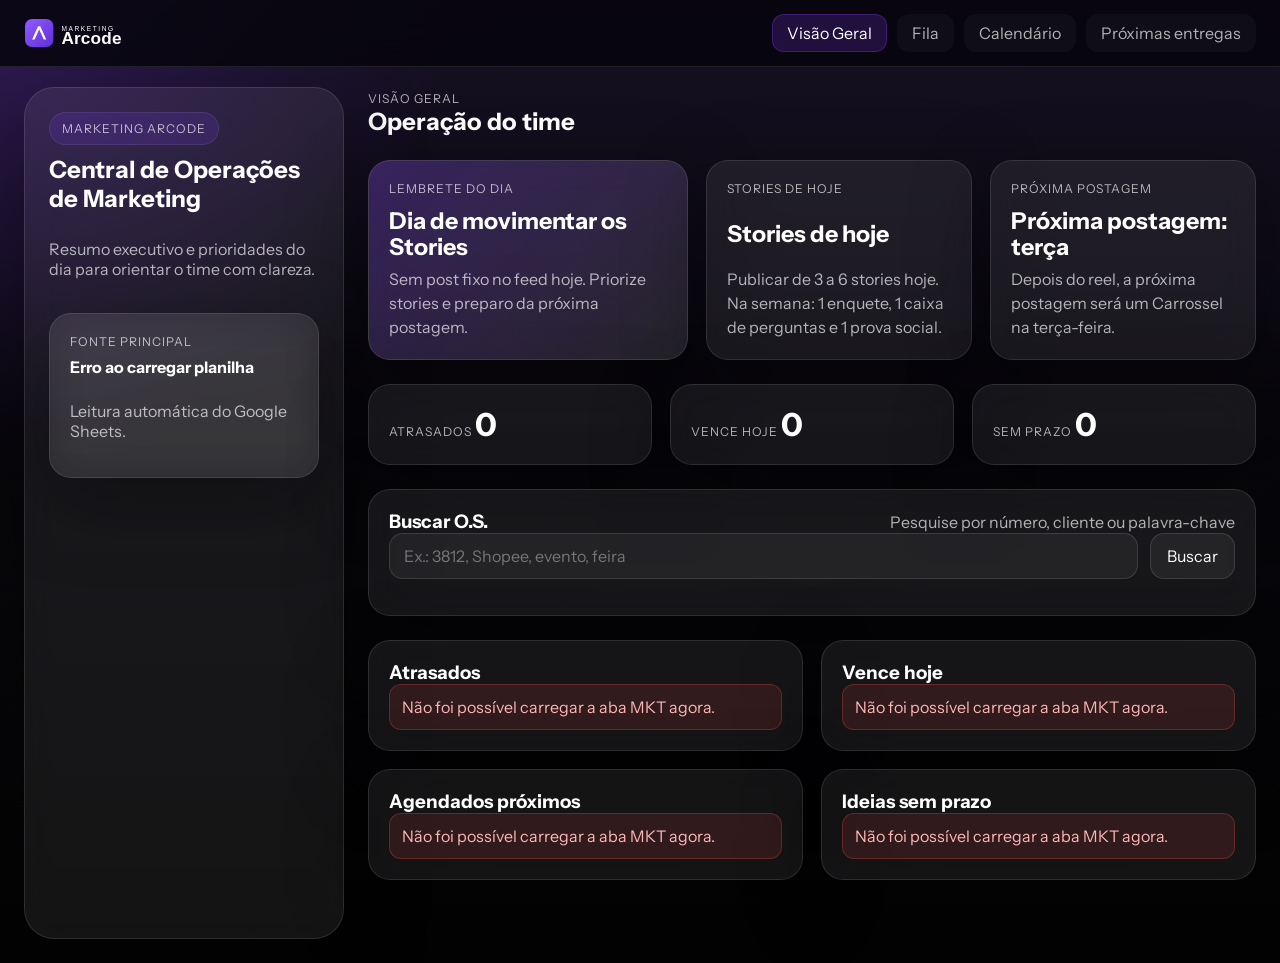
<file: index.html>
<!DOCTYPE html>
<html lang="pt-BR">
  <head>
    <meta charset="UTF-8" />
    <meta name="viewport" content="width=device-width, initial-scale=1.0" />
    <title>Central de Operações de Marketing</title>
    <link rel="preconnect" href="https://fonts.googleapis.com" />
    <link rel="preconnect" href="https://fonts.gstatic.com" crossorigin />
    <link
      href="https://fonts.googleapis.com/css2?family=Instrument+Sans:wght@400;500;600;700&display=swap"
      rel="stylesheet"
    />
    <link rel="stylesheet" href="./assets/styles.css" />
  </head>
  <body data-page="home">
    <header class="global-header">
      <a class="global-brand" href="./index.html" aria-label="Ir para Visão Geral">
        <img src="./assets/logo-arcode.svg" alt="Arcode" />
      </a>
      <nav class="global-nav">
        <a class="global-nav-link is-active" href="./index.html">Visão Geral</a>
        <a class="global-nav-link" href="./fila.html">Fila</a>
        <a class="global-nav-link" href="./calendario.html">Calendário</a>
        <a class="global-nav-link" href="./agenda.html">Próximas entregas</a>
      </nav>
    </header>

    <div class="site-shell">
      <aside class="sidebar">
        <div class="brand-lockup">
          <span class="brand-pill">MARKETING Arcode</span>
          <h1>Central de Operações de Marketing</h1>
          <p>Resumo executivo e prioridades do dia para orientar o time com clareza.</p>
        </div>

        <section class="panel compact-panel">
          <span class="eyebrow">Fonte principal</span>
          <strong id="sourceStatus">Planilha Controle de O.S.</strong>
          <p class="muted-text">Leitura automática do Google Sheets.</p>
        </section>
      </aside>

      <main class="page-content">
        <header class="page-header">
          <div>
            <span class="eyebrow">Visão Geral</span>
            <h2>Operação do time</h2>
          </div>
        </header>

        <section class="editorial-grid">
          <article class="panel editorial-hero">
            <span class="panel-label">Lembrete do dia</span>
            <h3 id="todayReminderTitle">Planejamento editorial</h3>
            <p id="todayReminderText" class="editorial-copy">Carregando lembrete do dia.</p>
          </article>

          <article class="panel editorial-card">
            <span class="panel-label">Stories de hoje</span>
            <h3 id="storiesReminderTitle">Stories diários</h3>
            <p id="storiesReminderText" class="editorial-copy">Carregando rotina de stories.</p>
          </article>

          <article class="panel editorial-card">
            <span class="panel-label">Próxima postagem</span>
            <h3 id="nextReminderTitle">Próximo post</h3>
            <p id="nextReminderText" class="editorial-copy">Calculando próxima postagem.</p>
          </article>
        </section>

        <section class="stats-grid">
          <article class="panel stat-card">
            <span class="panel-label">Atrasados</span>
            <strong id="statOverdueCount">0</strong>
          </article>
          <article class="panel stat-card">
            <span class="panel-label">Vence hoje</span>
            <strong id="statDueTodayCount">0</strong>
          </article>
          <article class="panel stat-card">
            <span class="panel-label">Sem prazo</span>
            <strong id="statNoDueCount">0</strong>
          </article>
        </section>

        <section class="panel">
          <div class="section-head">
            <h3>Buscar O.S.</h3>
            <span class="muted-text">Pesquise por número, cliente ou palavra-chave</span>
          </div>
          <form id="searchForm" class="search-form">
            <input
              id="searchInput"
              name="query"
              type="search"
              placeholder="Ex.: 3812, Shopee, evento, feira"
              autocomplete="off"
            />
            <button class="ghost-btn" type="submit">Buscar</button>
          </form>
          <div id="searchResults" class="event-list search-results"></div>
        </section>

        <section class="content-grid">
          <article class="panel">
            <div class="section-head">
              <h3>Atrasados</h3>
            </div>
            <div id="homeOverdueList" class="event-list"></div>
          </article>

          <article class="panel">
            <div class="section-head">
              <h3>Vence hoje</h3>
            </div>
            <div id="homeDueTodayList" class="event-list"></div>
          </article>

          <article class="panel">
            <div class="section-head">
              <h3>Agendados próximos</h3>
            </div>
            <div id="homeScheduledList" class="event-list"></div>
          </article>

          <article class="panel">
            <div class="section-head">
              <h3>Ideias sem prazo</h3>
            </div>
            <div id="homeIdeasNoDueList" class="event-list"></div>
          </article>
        </section>
      </main>
    </div>

    <script src="./assets/config.js"></script>
    <script src="./assets/data.js"></script>
    <script src="./assets/ui.js"></script>
  </body>
</html>
</file>
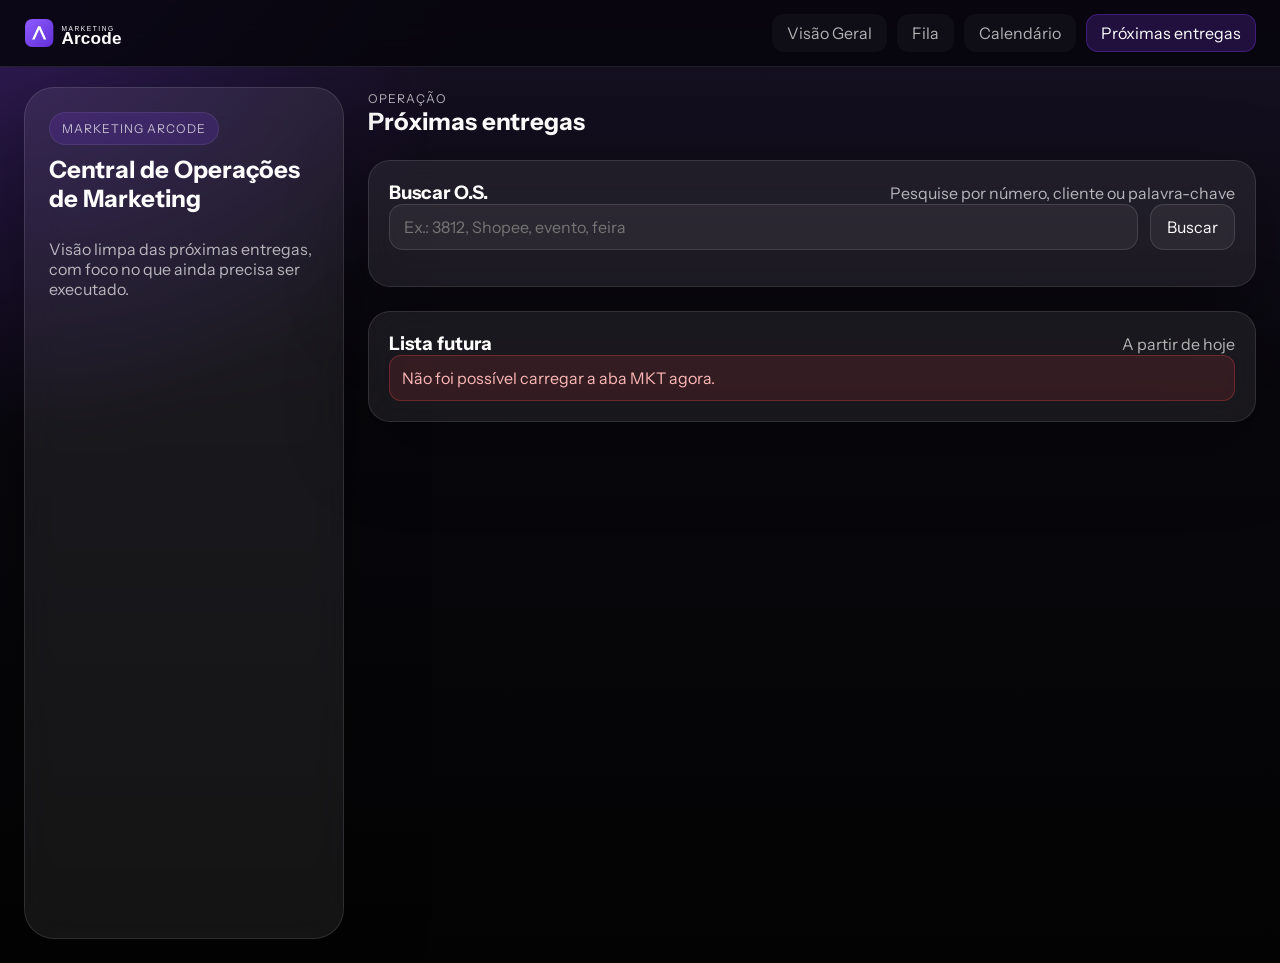
<file: agenda.html>
<!DOCTYPE html>
<html lang="pt-BR">
  <head>
    <meta charset="UTF-8" />
    <meta name="viewport" content="width=device-width, initial-scale=1.0" />
    <title>Próximas entregas | Marketing Arcode</title>
    <link rel="preconnect" href="https://fonts.googleapis.com" />
    <link rel="preconnect" href="https://fonts.gstatic.com" crossorigin />
    <link
      href="https://fonts.googleapis.com/css2?family=Instrument+Sans:wght@400;500;600;700&display=swap"
      rel="stylesheet"
    />
    <link rel="stylesheet" href="./assets/styles.css" />
  </head>
  <body data-page="agenda">
    <header class="global-header">
      <a class="global-brand" href="./index.html" aria-label="Ir para Visão Geral">
        <img src="./assets/logo-arcode.svg" alt="Arcode" />
      </a>
      <nav class="global-nav">
        <a class="global-nav-link" href="./index.html">Visão Geral</a>
        <a class="global-nav-link" href="./fila.html">Fila</a>
        <a class="global-nav-link" href="./calendario.html">Calendário</a>
        <a class="global-nav-link is-active" href="./agenda.html">Próximas entregas</a>
      </nav>
    </header>

    <div class="site-shell">
      <aside class="sidebar">
        <div class="brand-lockup">
          <span class="brand-pill">MARKETING Arcode</span>
          <h1>Central de Operações de Marketing</h1>
          <p>Visão limpa das próximas entregas, com foco no que ainda precisa ser executado.</p>
        </div>
      </aside>

      <main class="page-content">
        <header class="page-header">
          <div>
            <span class="eyebrow">Operação</span>
            <h2>Próximas entregas</h2>
          </div>
        </header>

        <section class="panel">
          <div class="section-head">
            <h3>Buscar O.S.</h3>
            <span class="muted-text">Pesquise por número, cliente ou palavra-chave</span>
          </div>
          <form id="searchForm" class="search-form">
            <input
              id="searchInput"
              name="query"
              type="search"
              placeholder="Ex.: 3812, Shopee, evento, feira"
              autocomplete="off"
            />
            <button class="ghost-btn" type="submit">Buscar</button>
          </form>
          <div id="searchResults" class="event-list search-results"></div>
        </section>

        <section class="panel">
          <div class="section-head">
            <h3>Lista futura</h3>
            <span class="muted-text">A partir de hoje</span>
          </div>
          <div id="agendaGroupedList" class="event-list"></div>
        </section>
      </main>
    </div>

    <script src="./assets/config.js"></script>
    <script src="./assets/data.js"></script>
    <script src="./assets/ui.js"></script>
  </body>
</html>
</file>
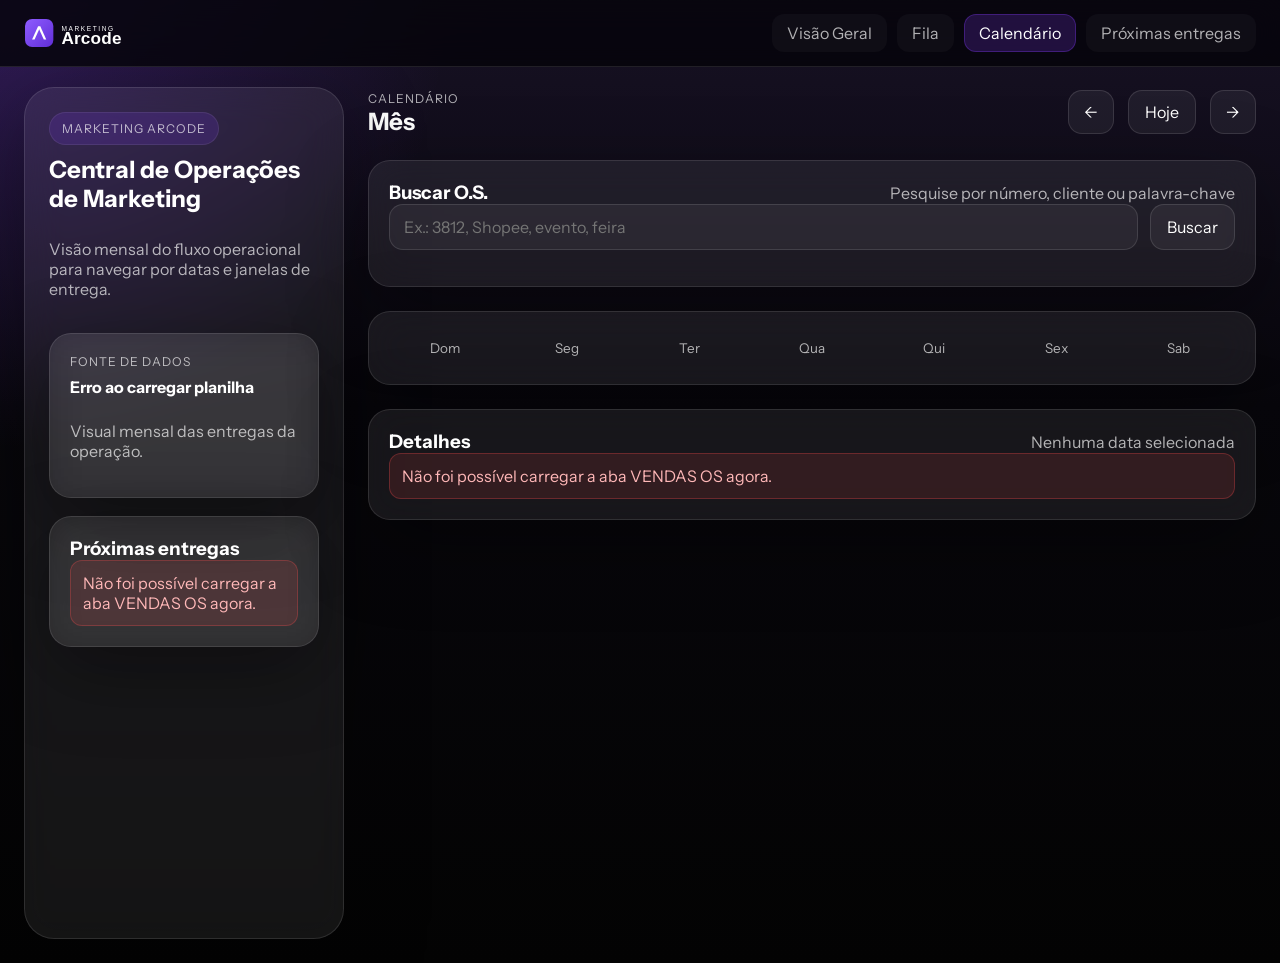
<file: calendario.html>
<!DOCTYPE html>
<html lang="pt-BR">
  <head>
    <meta charset="UTF-8" />
    <meta name="viewport" content="width=device-width, initial-scale=1.0" />
    <title>Calendário | Marketing Arcode</title>
    <link rel="preconnect" href="https://fonts.googleapis.com" />
    <link rel="preconnect" href="https://fonts.gstatic.com" crossorigin />
    <link
      href="https://fonts.googleapis.com/css2?family=Instrument+Sans:wght@400;500;600;700&display=swap"
      rel="stylesheet"
    />
    <link rel="stylesheet" href="./assets/styles.css" />
  </head>
  <body data-page="calendar">
    <header class="global-header">
      <a class="global-brand" href="./index.html" aria-label="Ir para Visão Geral">
        <img src="./assets/logo-arcode.svg" alt="Arcode" />
      </a>
      <nav class="global-nav">
        <a class="global-nav-link" href="./index.html">Visão Geral</a>
        <a class="global-nav-link" href="./fila.html">Fila</a>
        <a class="global-nav-link is-active" href="./calendario.html">Calendário</a>
        <a class="global-nav-link" href="./agenda.html">Próximas entregas</a>
      </nav>
    </header>

    <div class="site-shell">
      <aside class="sidebar">
        <div class="brand-lockup">
          <span class="brand-pill">MARKETING Arcode</span>
          <h1>Central de Operações de Marketing</h1>
          <p>Visão mensal do fluxo operacional para navegar por datas e janelas de entrega.</p>
        </div>

        <section class="panel compact-panel">
          <span class="panel-label">Fonte de dados</span>
          <strong id="sourceStatus">Planilha VENDAS OS</strong>
          <p class="muted-text">Visual mensal das entregas da operação.</p>
        </section>

        <section class="panel">
          <div class="section-head">
            <h3>Próximas entregas</h3>
          </div>
          <div id="calendarUpcomingList" class="event-list"></div>
        </section>
      </aside>

      <main class="page-content">
        <header class="page-header">
          <div>
            <span class="eyebrow">Calendário</span>
            <h2 id="currentMonthLabel">Mês</h2>
          </div>
          <div class="header-actions">
            <button class="nav-btn" id="prevMonthBtn" aria-label="Mês anterior">←</button>
            <button class="ghost-btn" id="todayBtn">Hoje</button>
            <button class="nav-btn" id="nextMonthBtn" aria-label="Próximo mês">→</button>
          </div>
        </header>

        <section class="panel">
          <div class="section-head">
            <h3>Buscar O.S.</h3>
            <span class="muted-text">Pesquise por número, cliente ou palavra-chave</span>
          </div>
          <form id="searchForm" class="search-form">
            <input
              id="searchInput"
              name="query"
              type="search"
              placeholder="Ex.: 3812, Shopee, evento, feira"
              autocomplete="off"
            />
            <button class="ghost-btn" type="submit">Buscar</button>
          </form>
          <div id="searchResults" class="event-list search-results"></div>
        </section>

        <section class="panel desktop-calendar-panel">
          <div class="weekdays" id="weekdayHeader"></div>
          <div class="calendar-grid" id="calendarGrid"></div>
        </section>

        <section class="panel mobile-agenda-panel">
          <div class="section-head">
            <h3>Entregas do mês</h3>
            <span class="muted-text">Otimizada para smartphone</span>
          </div>
          <div id="mobileAgendaList" class="event-list"></div>
        </section>

        <section class="panel details-panel">
          <div class="section-head">
            <h3>Detalhes</h3>
            <span id="selectedDateLabel" class="muted-text">Nenhuma data selecionada</span>
          </div>
          <div id="selectedDayEvents" class="event-list"></div>
        </section>
      </main>
    </div>

    <script src="./assets/config.js"></script>
    <script src="./assets/data.js"></script>
    <script src="./assets/ui.js"></script>
  </body>
</html>
</file>
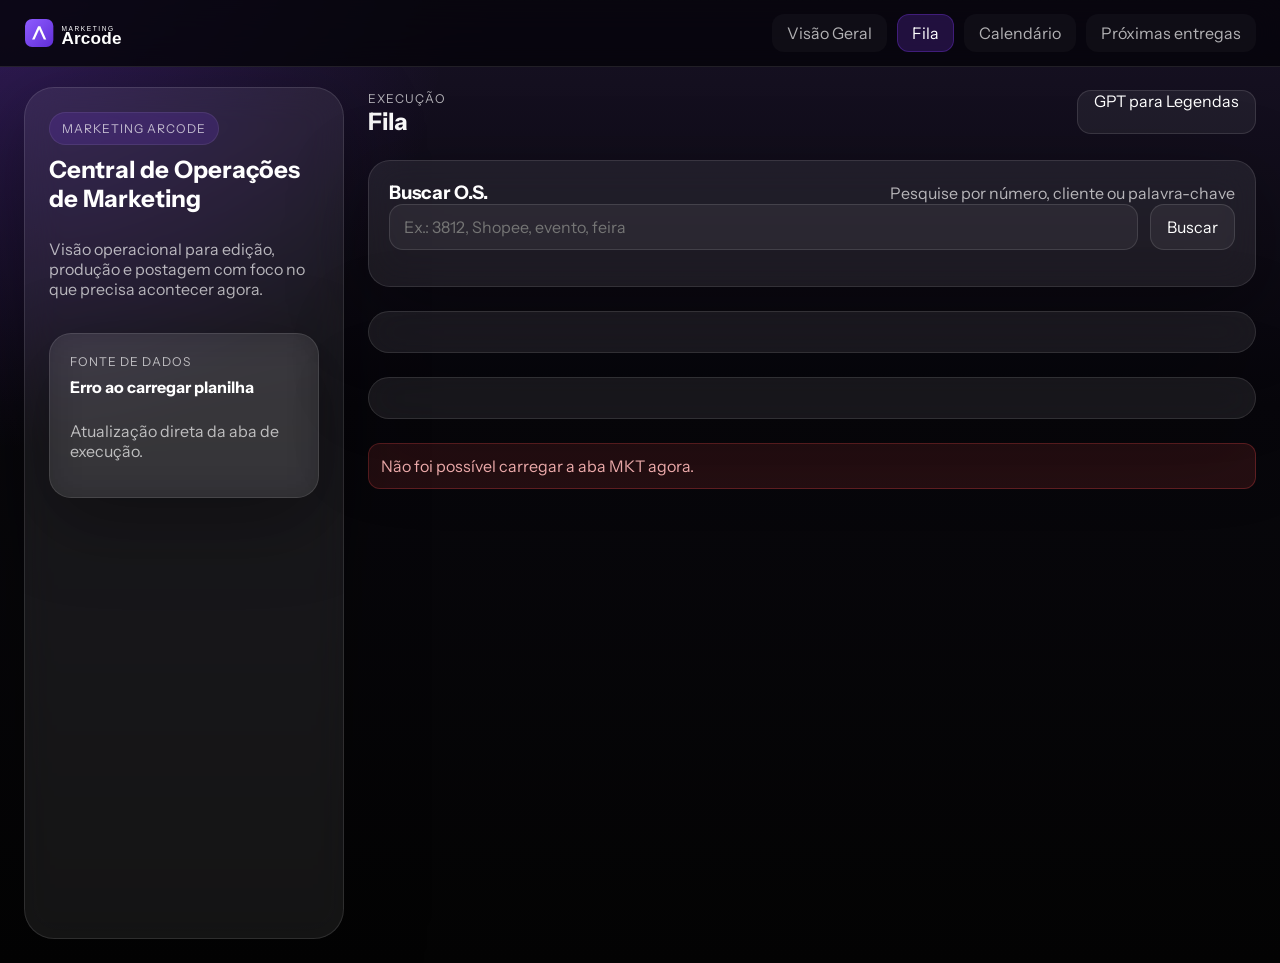
<file: fila.html>
<!DOCTYPE html>
<html lang="pt-BR">
  <head>
    <meta charset="UTF-8" />
    <meta name="viewport" content="width=device-width, initial-scale=1.0" />
    <title>Fila | Central de Operações de Marketing</title>
    <link rel="preconnect" href="https://fonts.googleapis.com" />
    <link rel="preconnect" href="https://fonts.gstatic.com" crossorigin />
    <link
      href="https://fonts.googleapis.com/css2?family=Instrument+Sans:wght@400;500;600;700&display=swap"
      rel="stylesheet"
    />
    <link rel="stylesheet" href="./assets/styles.css" />
  </head>
  <body data-page="queue">
    <header class="global-header">
      <a class="global-brand" href="./index.html" aria-label="Ir para Visão Geral">
        <img src="./assets/logo-arcode.svg" alt="Arcode" />
      </a>
      <nav class="global-nav">
        <a class="global-nav-link" href="./index.html">Visão Geral</a>
        <a class="global-nav-link is-active" href="./fila.html">Fila</a>
        <a class="global-nav-link" href="./calendario.html">Calendário</a>
        <a class="global-nav-link" href="./agenda.html">Próximas entregas</a>
      </nav>
    </header>

    <div class="site-shell">
      <aside class="sidebar">
        <div class="brand-lockup">
          <span class="brand-pill">MARKETING Arcode</span>
          <h1>Central de Operações de Marketing</h1>
          <p>Visão operacional para edição, produção e postagem com foco no que precisa acontecer agora.</p>
        </div>

        <section class="panel compact-panel">
          <span class="panel-label">Fonte de dados</span>
          <strong id="sourceStatus">Planilha MKT</strong>
          <p class="muted-text">Atualização direta da aba de execução.</p>
        </section>
      </aside>

      <main class="page-content">
        <header class="page-header">
          <div>
            <span class="eyebrow">Execução</span>
            <h2>Fila</h2>
          </div>
          <div class="header-actions">
            <a
              class="ghost-btn utility-link"
              href="https://chatgpt.com/g/g-69dc3a45a4d88191837b992199c9d499-arcode-legendas"
              target="_blank"
              rel="noopener noreferrer"
            >
              GPT para Legendas
            </a>
          </div>
        </header>

        <section class="panel">
          <div class="section-head">
            <h3>Buscar O.S.</h3>
            <span class="muted-text">Pesquise por número, cliente ou palavra-chave</span>
          </div>
          <form id="searchForm" class="search-form">
            <input
              id="searchInput"
              name="query"
              type="search"
              placeholder="Ex.: 3812, Shopee, evento, feira"
              autocomplete="off"
            />
            <button class="ghost-btn" type="submit">Buscar</button>
          </form>
          <div id="searchResults" class="event-list search-results"></div>
        </section>

        <section class="panel">
          <div class="queue-counters" id="queueCounters"></div>
        </section>

        <section class="panel">
          <div class="queue-filters" id="queueFilters"></div>
        </section>

        <section class="queue-groups" id="queueGroups"></section>
      </main>
    </div>

    <script src="./assets/config.js"></script>
    <script src="./assets/data.js"></script>
    <script src="./assets/ui.js"></script>
  </body>
</html>
</file>
<file: assets/styles.css>
:root {
  --bg: #06050a;
  --panel: rgba(255, 255, 255, 0.07);
  --panel-strong: rgba(255, 255, 255, 0.11);
  --panel-border: rgba(255, 255, 255, 0.11);
  --text: #ffffff;
  --muted: rgba(255, 255, 255, 0.68);
  --purple: #7c3aed;
  --purple-soft: rgba(124, 58, 237, 0.18);
  --radius-xl: 30px;
  --radius-lg: 22px;
  --radius-md: 18px;
  --shadow: 0 24px 80px rgba(0, 0, 0, 0.35);
}

* {
  box-sizing: border-box;
}

body {
  margin: 0;
  min-height: 100vh;
  font-family: "Instrument Sans", sans-serif;
  color: var(--text);
  background:
    radial-gradient(circle at top left, rgba(124, 58, 237, 0.26), transparent 28%),
    linear-gradient(180deg, #171124 0%, #08070c 42%, #030303 100%);
}

.global-header {
  position: sticky;
  top: 0;
  z-index: 40;
  display: flex;
  align-items: center;
  justify-content: space-between;
  gap: 18px;
  padding: 14px 24px;
  border-bottom: 1px solid rgba(255, 255, 255, 0.1);
  background: rgba(5, 4, 10, 0.82);
  backdrop-filter: blur(16px);
}

.global-brand {
  display: inline-flex;
  align-items: center;
  flex-shrink: 0;
}

.global-brand img {
  width: 172px;
  max-width: 44vw;
  height: auto;
  display: block;
}

.global-nav {
  display: flex;
  align-items: center;
  justify-content: flex-end;
  flex-wrap: wrap;
  gap: 10px;
}

.global-nav-link {
  min-height: 38px;
  padding: 0 14px;
  border-radius: 12px;
  display: inline-flex;
  align-items: center;
  border: 1px solid transparent;
  color: var(--muted);
  background: rgba(255, 255, 255, 0.03);
}

.global-nav-link:hover {
  color: var(--text);
}

.global-nav-link.is-active {
  color: var(--text);
  background: rgba(124, 58, 237, 0.22);
  border-color: rgba(124, 58, 237, 0.34);
}

a {
  color: inherit;
  text-decoration: none;
}

button,
input,
textarea {
  font: inherit;
}

input[type="search"] {
  appearance: none;
}

.site-shell {
  display: grid;
  grid-template-columns: 320px 1fr;
  gap: 24px;
  padding: 20px 24px 24px;
  align-items: start;
}

.sidebar,
.panel {
  background: var(--panel);
  border: 1px solid var(--panel-border);
  box-shadow: var(--shadow);
  backdrop-filter: blur(18px);
}

.sidebar {
  min-height: calc(100vh - 48px);
  border-radius: var(--radius-xl);
  padding: 24px;
  display: flex;
  flex-direction: column;
  gap: 18px;
}

.brand-lockup h1,
.page-header h2,
.section-head h3 {
  margin: 0;
}

.brand-pill,
.eyebrow,
.panel-label {
  display: inline-flex;
  font-size: 0.76rem;
  letter-spacing: 0.08em;
  text-transform: uppercase;
  color: var(--muted);
}

.brand-pill {
  width: fit-content;
  padding: 8px 12px;
  border-radius: 999px;
  background: var(--purple-soft);
  border: 1px solid rgba(255, 255, 255, 0.08);
}

.brand-lockup {
  display: flex;
  flex-direction: column;
  gap: 10px;
}

.brand-lockup p,
.muted-text,
.event-meta,
.event-description,
.detail-line,
.empty-state,
.editorial-copy {
  color: var(--muted);
}

.nav-links {
  display: grid;
  gap: 8px;
}

.nav-link {
  padding: 14px 16px;
  border-radius: 16px;
  background: rgba(255, 255, 255, 0.03);
  border: 1px solid transparent;
}

.nav-link.is-active {
  background: rgba(124, 58, 237, 0.18);
  border-color: rgba(124, 58, 237, 0.3);
}

.page-content {
  display: flex;
  flex-direction: column;
  gap: 24px;
  min-width: 0;
}

.page-header,
.section-head,
.header-actions {
  display: flex;
  align-items: center;
  justify-content: space-between;
  gap: 14px;
}

.editorial-grid {
  display: grid;
  grid-template-columns: 1.2fr 1fr 1fr;
  gap: 18px;
}

.editorial-hero {
  background:
    linear-gradient(135deg, rgba(124, 58, 237, 0.28), rgba(255, 255, 255, 0.06)),
    rgba(255, 255, 255, 0.06);
}

.editorial-card,
.editorial-hero {
  min-height: 170px;
  display: flex;
  flex-direction: column;
  justify-content: space-between;
}

.editorial-hero h3,
.editorial-card h3 {
  margin: 12px 0 8px;
  font-size: 1.45rem;
  line-height: 1.1;
}

.editorial-copy {
  margin: 0;
  color: var(--muted);
  line-height: 1.5;
}

.stats-grid,
.content-grid {
  display: grid;
  grid-template-columns: repeat(3, 1fr);
  gap: 18px;
}

.content-grid {
  grid-template-columns: repeat(2, 1fr);
}

.content-grid.single-column {
  grid-template-columns: 1fr;
}

.panel {
  border-radius: var(--radius-lg);
  padding: 20px;
}

.compact-panel {
  display: flex;
  flex-direction: column;
  gap: 8px;
}

.search-form {
  display: grid;
  grid-template-columns: 1fr auto;
  gap: 12px;
  margin-bottom: 16px;
}

.search-form input {
  width: 100%;
  min-height: 46px;
  border: 1px solid rgba(255, 255, 255, 0.12);
  border-radius: 14px;
  padding: 0 14px;
  background: rgba(255, 255, 255, 0.05);
  color: var(--text);
}

.search-results {
  min-height: 0;
}

.stat-card strong {
  font-size: 2rem;
  margin-top: 10px;
}

.weekdays,
.calendar-grid {
  display: grid;
  grid-template-columns: repeat(7, minmax(0, 1fr));
  gap: 10px;
}

.weekday {
  text-align: center;
  color: var(--muted);
  font-size: 0.84rem;
  padding: 8px 4px;
}

.day-cell {
  min-height: 122px;
  border: 1px solid transparent;
  border-radius: 18px;
  background: rgba(255, 255, 255, 0.04);
  color: var(--text);
  padding: 12px;
  display: flex;
  flex-direction: column;
  gap: 8px;
  text-align: left;
  cursor: pointer;
  overflow: hidden;
}

.day-cell.outside-month {
  opacity: 0.35;
}

.day-cell.today,
.day-cell.selected {
  border-color: rgba(124, 58, 237, 0.48);
}

.day-number {
  font-weight: 700;
}

.day-count {
  color: var(--muted);
  font-size: 0.76rem;
}

.event-chip,
.expand-btn {
  border-radius: 12px;
  padding: 7px 9px;
  background: rgba(255, 255, 255, 0.07);
  font-size: 0.76rem;
  overflow: hidden;
  text-overflow: ellipsis;
  white-space: nowrap;
}

.expand-btn {
  background: transparent;
  border: 1px dashed rgba(255, 255, 255, 0.14);
  color: var(--muted);
}

.calendar-mini-list {
  display: grid;
  gap: 6px;
}

.calendar-mini-card {
  position: relative;
  display: grid;
  gap: 3px;
  padding: 6px 6px 6px 10px;
  border-radius: 10px;
  background: rgba(255, 255, 255, 0.07);
  border: 1px solid rgba(255, 255, 255, 0.08);
  text-align: left;
}

.calendar-mini-card::before,
.calendar-detail-card::before {
  content: "";
  position: absolute;
  left: 0;
  top: 0;
  bottom: 0;
  width: 3px;
  border-radius: 10px 0 0 10px;
  background: transparent;
}

.calendar-os {
  color: var(--muted);
  font-size: 0.66rem;
  text-transform: uppercase;
  letter-spacing: 0.04em;
}

.calendar-client {
  font-weight: 600;
  font-size: 0.74rem;
  line-height: 1.2;
  overflow: hidden;
  text-overflow: ellipsis;
  white-space: nowrap;
}

.calendar-producer {
  color: var(--muted);
  font-size: 0.69rem;
  line-height: 1.2;
  overflow: hidden;
  text-overflow: ellipsis;
  white-space: nowrap;
}

.calendar-badge {
  width: fit-content;
  max-width: 100%;
  padding: 2px 6px;
  border-radius: 999px;
  border: 1px solid rgba(255, 255, 255, 0.2);
  background: rgba(255, 255, 255, 0.09);
  color: #fff;
  font-size: 0.6rem;
  text-transform: uppercase;
  letter-spacing: 0.05em;
  font-weight: 700;
}

.calendar-more {
  color: var(--muted);
  font-size: 0.66rem;
  text-align: left;
}

.calendar-detail-card {
  position: relative;
  padding-left: 16px;
}

.calendar-detail-header {
  display: flex;
  align-items: center;
  justify-content: space-between;
  gap: 10px;
}

.calendar-highlight-evento {
  background: rgba(74, 144, 226, 0.1);
}

.calendar-highlight-evento::before {
  background: #4a90e2;
}

.calendar-highlight-feira {
  background: rgba(241, 90, 90, 0.11);
}

.calendar-highlight-feira::before {
  background: #f15a5a;
}

.calendar-highlight-stand {
  background: rgba(80, 189, 126, 0.1);
}

.calendar-highlight-stand::before {
  background: #50bd7e;
}

.event-list {
  display: flex;
  flex-direction: column;
  gap: 12px;
  min-width: 0;
}

.event-card,
.agenda-group,
.mobile-day-group {
  padding: 14px;
  border-radius: var(--radius-md);
  background: rgba(255, 255, 255, 0.04);
  border: 1px solid rgba(255, 255, 255, 0.08);
}

.event-card h3 {
  margin: 0 0 6px;
  line-height: 1.3;
  overflow-wrap: anywhere;
}

.search-card {
  background: rgba(255, 255, 255, 0.05);
}

.event-meta {
  display: flex;
  flex-wrap: wrap;
  gap: 10px;
  margin-bottom: 8px;
  font-size: 0.88rem;
}

.status {
  color: rgba(255, 255, 255, 0.88);
  margin-bottom: 8px;
}

.detail-label {
  color: var(--text);
  font-weight: 600;
}

.event-description,
.detail-line {
  margin: 8px 0 0;
  overflow-wrap: anywhere;
}

.summary-row {
  display: flex;
  align-items: center;
  justify-content: space-between;
  gap: 12px;
  padding: 14px;
  border-radius: 16px;
  background: rgba(255, 255, 255, 0.04);
  border: 1px solid rgba(255, 255, 255, 0.08);
}

.queue-counters {
  display: grid;
  grid-template-columns: repeat(5, 1fr);
  gap: 12px;
}

.queue-counter {
  background: rgba(255, 255, 255, 0.04);
  border: 1px solid rgba(255, 255, 255, 0.08);
  border-radius: 14px;
  padding: 12px;
  display: flex;
  flex-direction: column;
  gap: 4px;
}

.queue-counter span {
  color: var(--muted);
  font-size: 0.8rem;
}

.queue-counter strong {
  font-size: 1.45rem;
}

.queue-filters {
  display: flex;
  flex-wrap: wrap;
  gap: 10px;
}

.filter-chip {
  min-height: 38px;
  padding: 0 14px;
  border-radius: 12px;
  border: 1px solid rgba(255, 255, 255, 0.12);
  color: var(--text);
  background: rgba(255, 255, 255, 0.04);
  cursor: pointer;
}

.filter-chip.is-active {
  background: rgba(124, 58, 237, 0.22);
  border-color: rgba(124, 58, 237, 0.4);
}

.skeleton-filter {
  width: 90px;
  pointer-events: none;
  background: rgba(255, 255, 255, 0.09);
  border-color: rgba(255, 255, 255, 0.08);
}

.queue-groups {
  display: grid;
  gap: 18px;
}

.queue-group .event-list {
  margin-top: 4px;
}

.queue-item-card {
  gap: 10px;
}

.queue-subline {
  color: var(--muted);
  font-size: 0.78rem;
  text-transform: uppercase;
  letter-spacing: 0.06em;
}

.queue-item-grid {
  display: grid;
  grid-template-columns: repeat(3, minmax(0, 1fr));
  gap: 10px;
}

.queue-item-grid strong {
  display: block;
  margin-top: 4px;
  font-size: 0.94rem;
}

.queue-label {
  color: var(--muted);
  font-size: 0.74rem;
  text-transform: uppercase;
  letter-spacing: 0.06em;
}

.status-chip {
  display: inline-flex;
  align-items: center;
  min-height: 28px;
  padding: 0 10px;
  border-radius: 999px;
  background: rgba(124, 58, 237, 0.2);
  border: 1px solid rgba(124, 58, 237, 0.35);
  font-size: 0.82rem;
  margin-top: 4px;
}

.skeleton-card {
  display: grid;
  gap: 10px;
}

.skeleton-line {
  height: 12px;
  border-radius: 8px;
  background: linear-gradient(90deg, rgba(255, 255, 255, 0.07), rgba(255, 255, 255, 0.12), rgba(255, 255, 255, 0.07));
  background-size: 240px 12px;
  animation: shimmer 1.4s linear infinite;
}

.skeleton-line.short {
  width: 55%;
}

.error-state {
  margin: 0;
  color: #ffb8b8;
  background: rgba(255, 78, 78, 0.12);
  border: 1px solid rgba(255, 78, 78, 0.28);
  border-radius: 12px;
  padding: 12px;
}

.nav-btn,
.ghost-btn {
  border: 1px solid rgba(255, 255, 255, 0.12);
  background: rgba(255, 255, 255, 0.06);
  color: var(--text);
  border-radius: 14px;
  padding: 0 16px;
  min-height: 44px;
  cursor: pointer;
}

.nav-btn {
  width: 46px;
  padding: 0;
}

.utility-link {
  text-decoration: none;
}

.mobile-agenda-panel {
  display: none;
}

@keyframes shimmer {
  0% {
    background-position: -240px 0;
  }
  100% {
    background-position: 240px 0;
  }
}

@media (max-width: 980px) {
  .site-shell,
  .stats-grid,
  .content-grid,
  .editorial-grid {
    grid-template-columns: 1fr;
  }

  .queue-counters {
    grid-template-columns: repeat(2, 1fr);
  }

  .queue-item-grid {
    grid-template-columns: 1fr;
  }

  .sidebar {
    min-height: auto;
  }

  .content-grid {
    grid-template-columns: 1fr;
  }

  .global-header {
    padding: 12px 16px;
  }
}

@media (max-width: 720px) {
  .global-header {
    flex-direction: column;
    align-items: flex-start;
    gap: 10px;
    padding: 12px;
  }

  .global-brand img {
    width: 150px;
    max-width: 62vw;
  }

  .global-nav {
    width: 100%;
    justify-content: flex-start;
  }

  .global-nav-link {
    min-height: 34px;
    padding: 0 10px;
    font-size: 0.84rem;
  }

  .site-shell {
    padding: 12px;
    gap: 12px;
  }

  .sidebar,
  .panel {
    border-radius: 20px;
    padding: 16px;
  }

  .sidebar {
    order: 2;
  }

  .page-content {
    order: 1;
    gap: 14px;
  }

  .page-header,
  .section-head {
    flex-direction: column;
    align-items: flex-start;
  }

  .header-actions {
    width: 100%;
    justify-content: space-between;
  }

  .desktop-calendar-panel {
    display: block;
    padding: 12px;
  }

  .mobile-agenda-panel {
    display: none;
  }

  .details-panel {
    display: none;
  }

  .brand-lockup h1 {
    font-size: 1.95rem;
    line-height: 0.98;
    max-width: 10ch;
  }

  .nav-link {
    padding: 12px 14px;
  }

  .event-card,
  .agenda-group,
  .mobile-day-group,
  .editorial-card,
  .editorial-hero {
    padding: 12px;
  }

  .editorial-card,
  .editorial-hero {
    min-height: auto;
  }

  .editorial-hero h3,
  .editorial-card h3 {
    font-size: 1.1rem;
  }

  .weekdays,
  .calendar-grid {
    gap: 4px;
  }

  .weekday {
    font-size: 0.62rem;
    padding: 2px 0;
  }

  .day-cell {
    min-height: 86px;
    padding: 6px;
    border-radius: 14px;
    gap: 4px;
  }

  .day-number {
    font-size: 0.86rem;
    line-height: 1;
  }

  .day-count {
    font-size: 0.58rem;
    line-height: 1.1;
  }

  .event-chip,
  .expand-btn {
    font-size: 0.56rem;
    padding: 4px 5px;
    border-radius: 9px;
  }

  .calendar-mini-list {
    gap: 4px;
  }

  .calendar-mini-card {
    padding: 5px 5px 5px 8px;
  }

  .calendar-badge {
    font-size: 0.52rem;
    padding: 1px 5px;
  }

  .calendar-os {
    font-size: 0.52rem;
  }

  .calendar-client,
  .calendar-producer,
  .calendar-more {
    font-size: 0.56rem;
  }

  .mobile-day-cards {
    display: grid;
    gap: 10px;
  }

  .event-card {
    overflow: hidden;
  }

  .event-card h3,
  .event-meta,
  .event-description,
  .detail-line,
  .editorial-copy,
  .queue-subline {
    font-size: 0.84rem;
  }

  .queue-counters {
    grid-template-columns: 1fr;
  }

  .search-form {
    grid-template-columns: 1fr;
  }

  .stats-grid {
    gap: 12px;
  }

  .stat-card strong {
    font-size: 1.6rem;
  }
}
</file>
